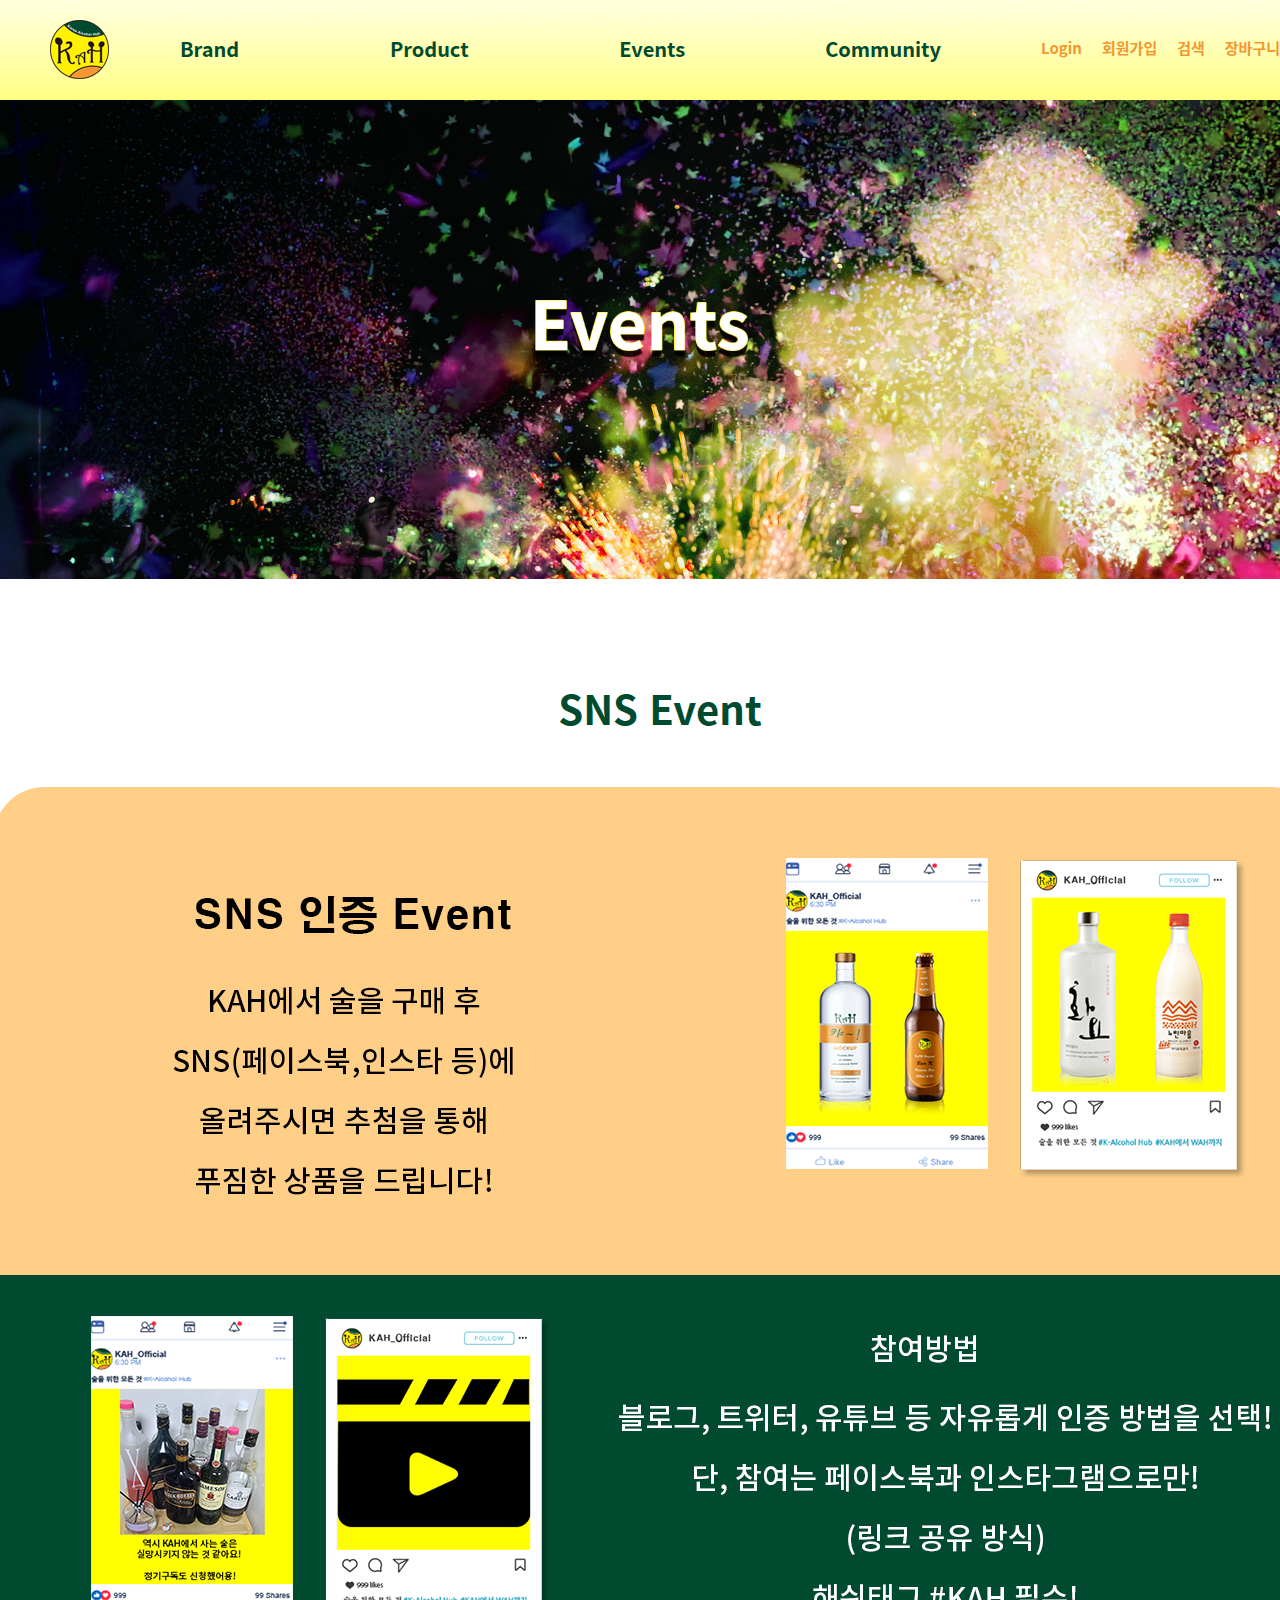
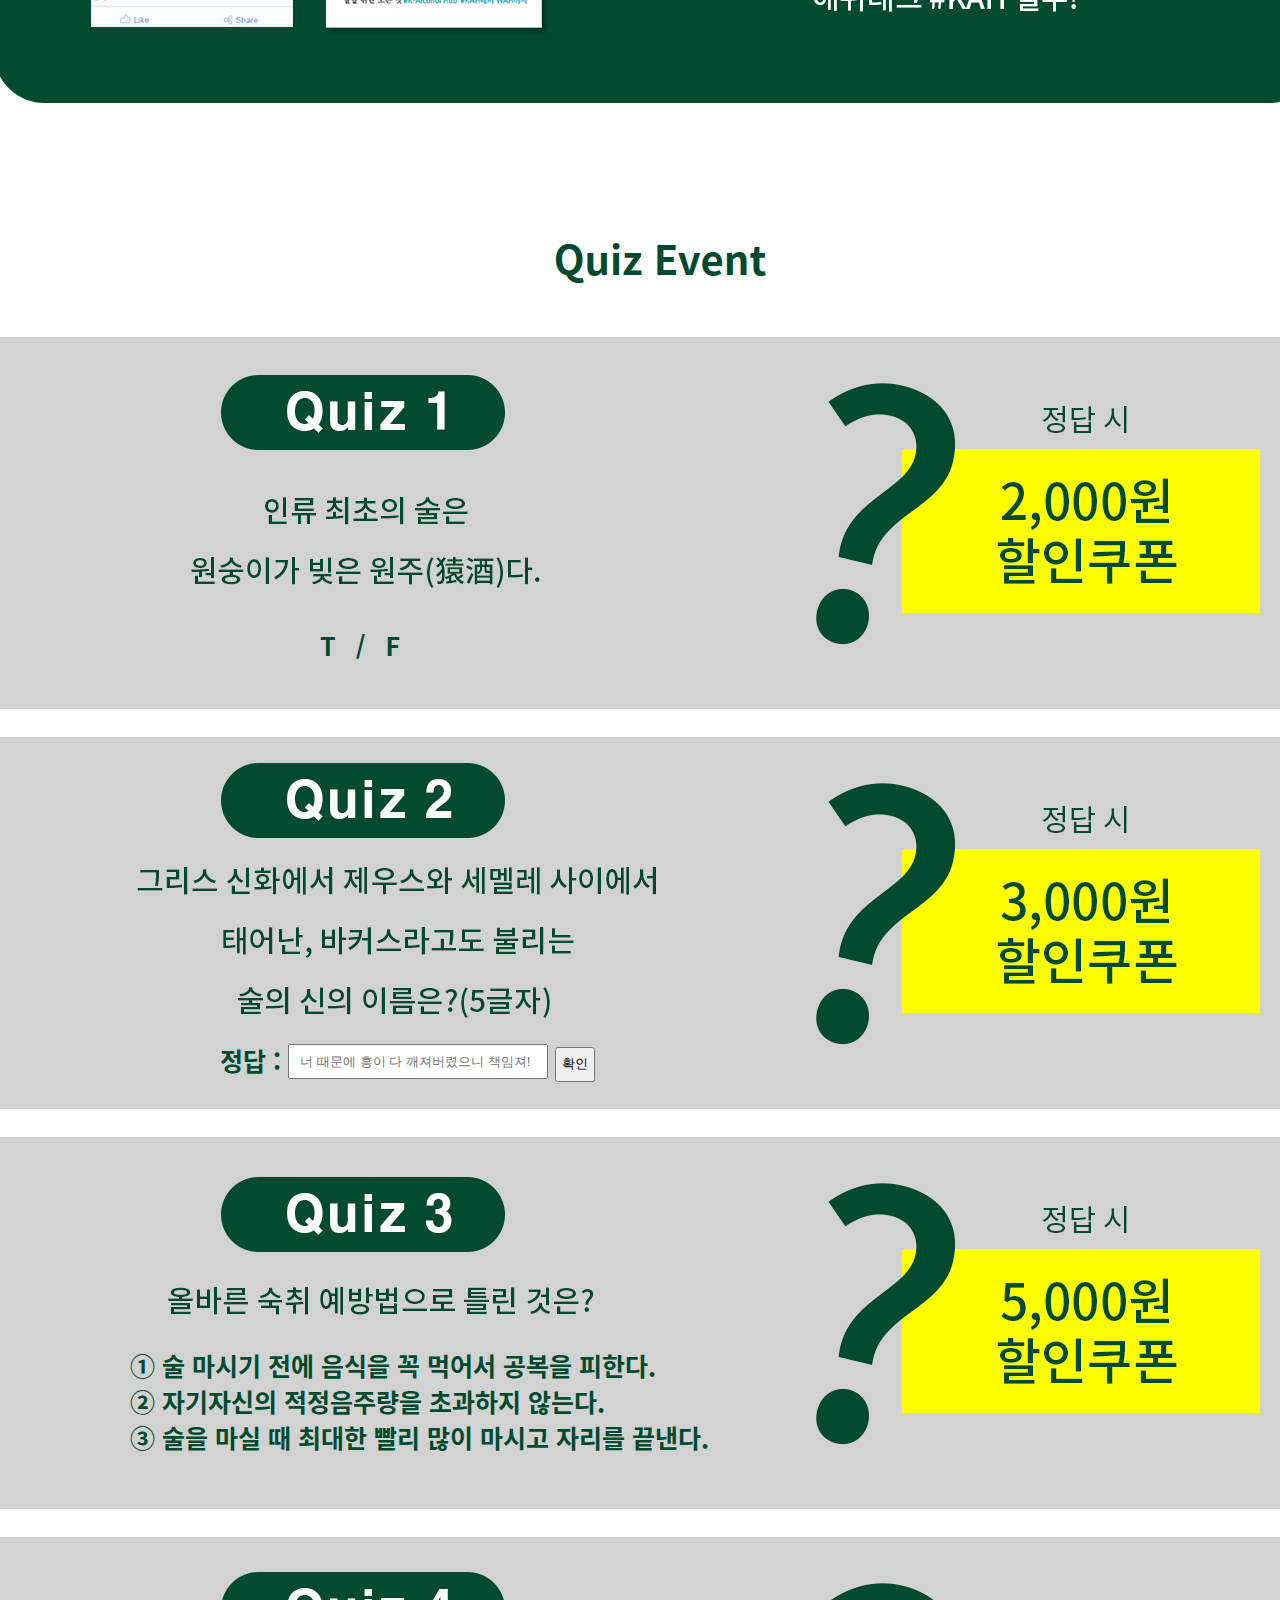
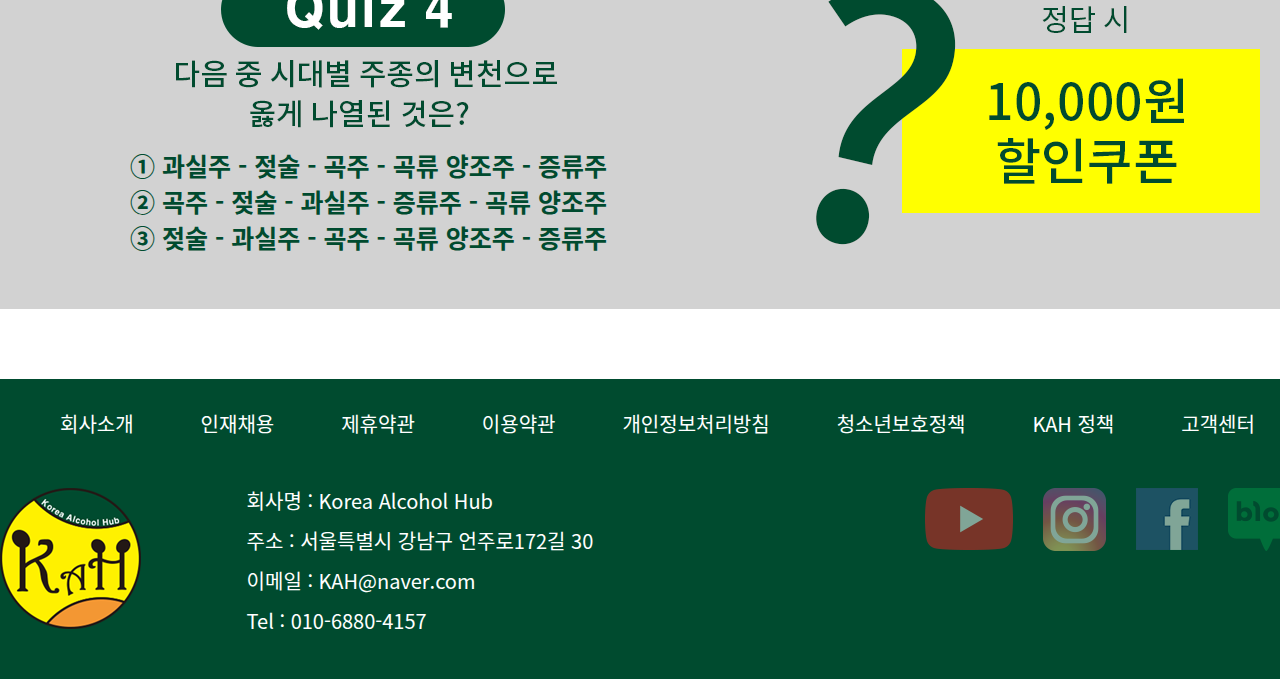
<file: index.html>
<!DOCTYPE html>
<html lang="ko">
<head>
    <meta charset="UTF-8">
    <meta http-equiv="X-UA-Compatible" content="IE=edge">
    <meta name="viewport" content="width=device-width, initial-scale=1.0">
    <meta name="viewport" content="width=1400px">
    <title>KAH_Events</title>
    <link rel="stylesheet" href="css/style.css"><!--css-->
    
    <script src="js/jquery-3.5.1.min.js"></script>
    <script src="js/scripts.js"></script>
</head>
<body>
    <header>
        <div class="header_inner">
            <a href="https://kwonyeongwoo.github.io/Korea-Alcohol-Hub/"><img src="images/logo.png" alt="홈" title="홈" class="logo"></a>
            <ul class="menu">
                <li><a href="https://kwonyeongwoo.github.io/Korea-Alcohol-Hub_sub1/">Brand</a>
                    <ul class="sub">
                        <li><a href="https://kwonyeongwoo.github.io/Korea-Alcohol-Hub_sub1/#Aboutus">About us</a></li>
                        <li><a href="https://kwonyeongwoo.github.io/Korea-Alcohol-Hub_sub1/#target">Target</a></li>
                        <li><a href="https://kwonyeongwoo.github.io/Korea-Alcohol-Hub_sub1/#swot">SWOT</a></li>
                        <li><a href="https://kwonyeongwoo.github.io/Korea-Alcohol-Hub_sub1/#comehere">오시는 길</a></li>
                    </ul>
                </li>
                <li class="product"><a href="https://kwonyeongwoo.github.io/Korea-Alcohol-Hub_sub2/">Product</a>
                    <ul class="sub">
                        <li><a href="https://kwonyeongwoo.github.io/Korea-Alcohol-Hub_sub2/#Alcoholon">Alcohol for Online</a></li>
                        <li><a href="https://kwonyeongwoo.github.io/Korea-Alcohol-Hub_sub2/#Alcoholoff">Alcohol for Offline</a></li>
                        <li><a href="https://kwonyeongwoo.github.io/Korea-Alcohol-Hub_sub2/#goods">Goods / with Alcohol</a></li>
                        <li><a href="https://kwonyeongwoo.github.io/Korea-Alcohol-Hub_sub2/#delivery">전통주 정기배송</a></li>
                    </ul>
                </li>
                <li><a href="https://kwonyeongwoo.github.io/Korea-Alcohol-Hub_sub3/">Events</a>
                    <ul class="sub">
                        <li><a href="https://kwonyeongwoo.github.io/Korea-Alcohol-Hub_sub3/#sns">SNS Event</a></li>
                        <li><a href="https://kwonyeongwoo.github.io/Korea-Alcohol-Hub_sub3/#quiz">Quiz Event</a></li>
                    </ul>
                </li>
                <li><a href="https://kwonyeongwoo.github.io/Korea-Alcohol-Hub_sub4/">Community</a>
                    <ul class="sub">
                        <li><a href="https://kwonyeongwoo.github.io/Korea-Alcohol-Hub_sub4/#notice">공지사항 / magazine</a></li>
                        <li><a href="https://kwonyeongwoo.github.io/Korea-Alcohol-Hub_sub4/#inform">정보게시판</a></li>
                        <li><a href="https://kwonyeongwoo.github.io/Korea-Alcohol-Hub_sub4/#after">후기게시판</a></li>
                        <li><a href="https://kwonyeongwoo.github.io/Korea-Alcohol-Hub_sub4/#qna">QnA 게시판</a></li>
                    </ul>
                </li>
            </ul>
            <ul class="headright">
                <li><a href="#">Login</a></li>
                <li><a href="#">회원가입</a></li>
                <li><a href="#">검색</a></li>
                <li><a href="#">장바구니</a></li>
            </ul>
        </div>
    </header>

    <div class="banner">
        <img src="images/sub3banner.png" alt="서브3배너" title="이벤트">
    </div>
    
    <div id="sns">
        <h2>SNS Event</h2>
        <img src="images/snsevent.png" alt="sns event" title="SNS 이벤트">
    </div>

    <script type="text/javascript">
		const answer = "디오니소스";
	
		window.onload = () => {
			document.getElementById("bt").onclick = () => {
				const value = document.getElementById("answer").value;
				if (value === answer) window.location.href = "#none", $("#popup3").fadeIn();
				else window.location.href = "#none", $("#popup4").fadeIn();
			};d
		};
	</script>

    <div id="quiz">
        <h2>Quiz Event</h2>
        <div class="quiz1">
            <ul>
                <li><a href="#none" class="true">T</a></li>
                <li> / </li>
                <li><a href="#none" class="false">F</a></li>
            </ul>
        </div>
        <div class="quiz2">
            <ul>
                <li><label for="answer">정답 : </label></li><li><input type="text" id="answer" placeholder="너 때문에 흥이 다 깨져버렸으니 책임져!" maxlength="5"></li><li><button id="bt">확인</button></li>
            </ul>
        </div>
        <div class="quiz3">
            <ul>
                <li><a href="#none" class="false3">① 술 마시기 전에 음식을 꼭 먹어서 공복을 피한다.</a></li>
                <li><a href="#none" class="false3">② 자기자신의 적정음주량을 초과하지 않는다.
                </a></li>
                <li><a href="#none" class="true3">③ 술을 마실 때 최대한 빨리 많이 마시고 자리를 끝낸다.</a></li>
            </ul>
        </div>
        <div class="quiz4">
            <ul>
                <li><a href="#none" class="true1">① 과실주 - 젖술 - 곡주 - 곡류 양조주 - 증류주</a></li>
                <li><a href="#none" class="false1">② 곡주 - 젖술 - 과실주 - 증류주 - 곡류 양조주</a></li>
                <li><a href="#none" class="false1">③ 젖술 - 과실주 - 곡주 - 곡류 양조주 - 증류주</a></li>
         </ul>
        </div>
    </div>

    <div class="popup1">
        <div class="quiz1answer">
            <p>정답입니다!</p>
            <img src="images/true.png" alt="true" title="정답">
            <p><a href="#none">CLOSE X</a></p>
        </div>
    </div>
    <div class="popup2">
        <div class="quiz1wrong">
            <p>오답입니다!</p>
            <img src="images/false.png" alt="false" title="오답">
            <p><a href="#none">CLOSE X</a></p>
        </div>
    </div>

    <div id="popup3">
        <div class="quiz2answer">
            <p>정답입니다!</p>
            <img src="images/true.png" alt="true" title="정답">
            <p><a href="#none">CLOSE X</a></p>
        </div>
    </div>
    <div id="popup4">
        <div class="quiz2wrong">
            <p>오답입니다!</p>
            <img src="images/false.png" alt="false" title="오답">
            <p><a href="#none">CLOSE X</a></p>
        </div>
    </div>

    <div class="popup5">
        <div class="quiz3answer">
            <p>정답입니다!</p>
            <img src="images/true.png" alt="true" title="정답">
            <p><a href="#none">CLOSE X</a></p>
        </div>
    </div>
    <div class="popup6">
        <div class="quiz3wrong">
            <p>오답입니다!</p>
            <img src="images/false.png" alt="false" title="오답">
            <p><a href="#none">CLOSE X</a></p>
        </div>
    </div>

    <div class="popup7">
        <div class="quiz4answer">
            <p>정답입니다!</p>
            <img src="images/true.png" alt="true" title="정답">
            <p><a href="#none">CLOSE X</a></p>
        </div>
    </div>
    <div class="popup8">
        <div class="quiz4wrong">
            <p>오답입니다!</p>
            <img src="images/false.png" alt="false" title="오답">
            <p><a href="#none">CLOSE X</a></p>
        </div>
    </div>

    <ul class="top smint">
        <li><a href="https://kwonyeongwoo.github.io/Korea-Alcohol-Hub_sub3/">Events</a></li>
        <li><a href="#sns">SNS Event</a></li>
        <li><a href="#quiz">Quiz Event</a></li>
    </ul>

    <footer>
        <div class="footin">
            <ul class="footup">
                <li><a href="#">회사소개</a></li>
                <li><a href="#">인재채용</a></li>
                <li><a href="#">제휴약관</a></li>
                <li><a href="#">이용약관</a></li>
                <li><a href="#">개인정보처리방침</a></li>
                <li><a href="#">청소년보호정책</a></li>
                <li><a href="#">KAH 정책</a></li>
                <li><a href="#">고객센터</a></li>
            </ul>
            <ul class="footright">
                <li><a href="#"><img src="images/youtube.png" alt="유튜브" title="유튜브"></a></li>
                <li><a href="#"><img src="images/instagram.png" alt="인스타" title="인스타"></a></li>
                <li><a href="#"><img src="images/facebook.png" alt="페이스북" title="페이스북"></a></li>
                <li><a href="#"><img src="images/naver blog.png" alt="네이버 블로그" title="네이버 블로그"></a></li>
            </ul>
            <a href="https://kwonyeongwoo.github.io/Korea-Alcohol-Hub/" class="footlogo"><img src="images/footsymbol.png" alt="로고" title="홈"></a>
            <p>회사명 : Korea Alcohol Hub
            <br>주소 : 서울특별시 강남구 언주로172길 30
            <br>이메일 : KAH@naver.com
            <br>Tel : 010-6880-4157
            </p>
        </div>
    </footer>
</body>
</html>
</file>
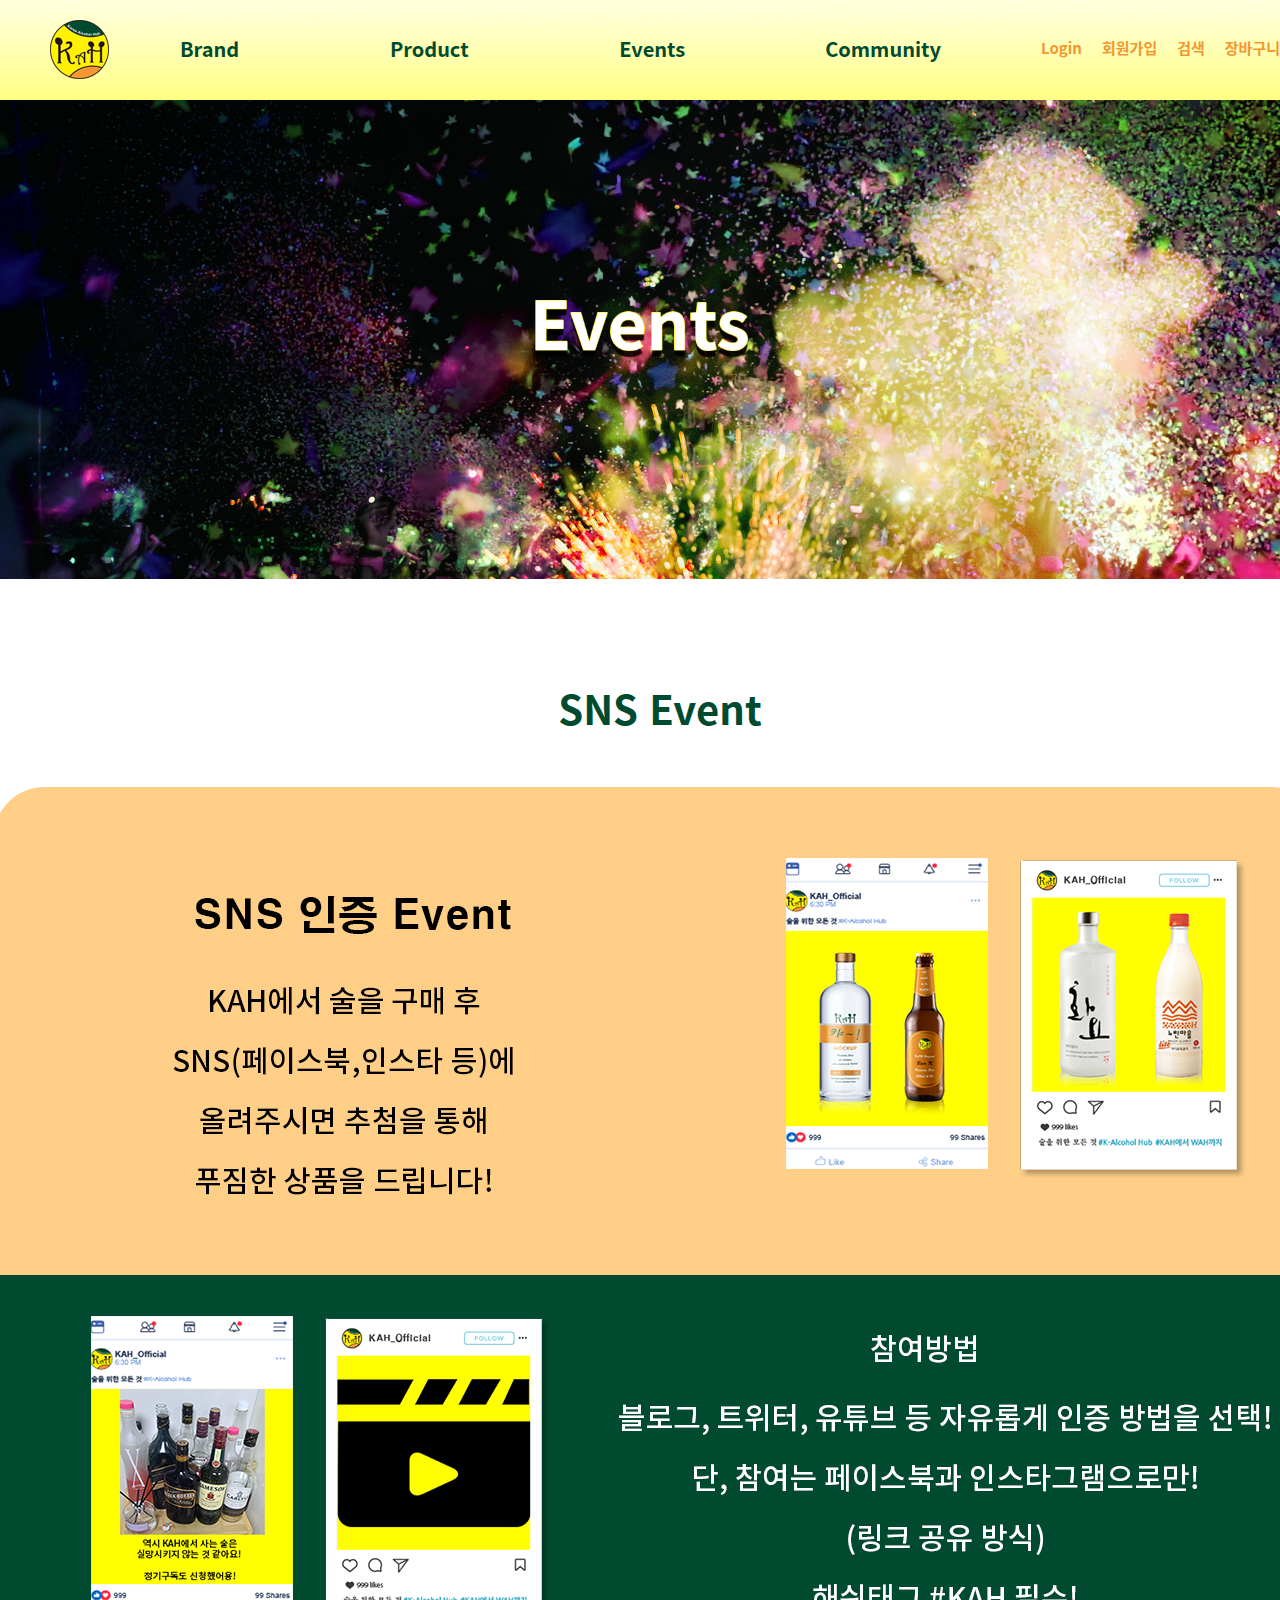
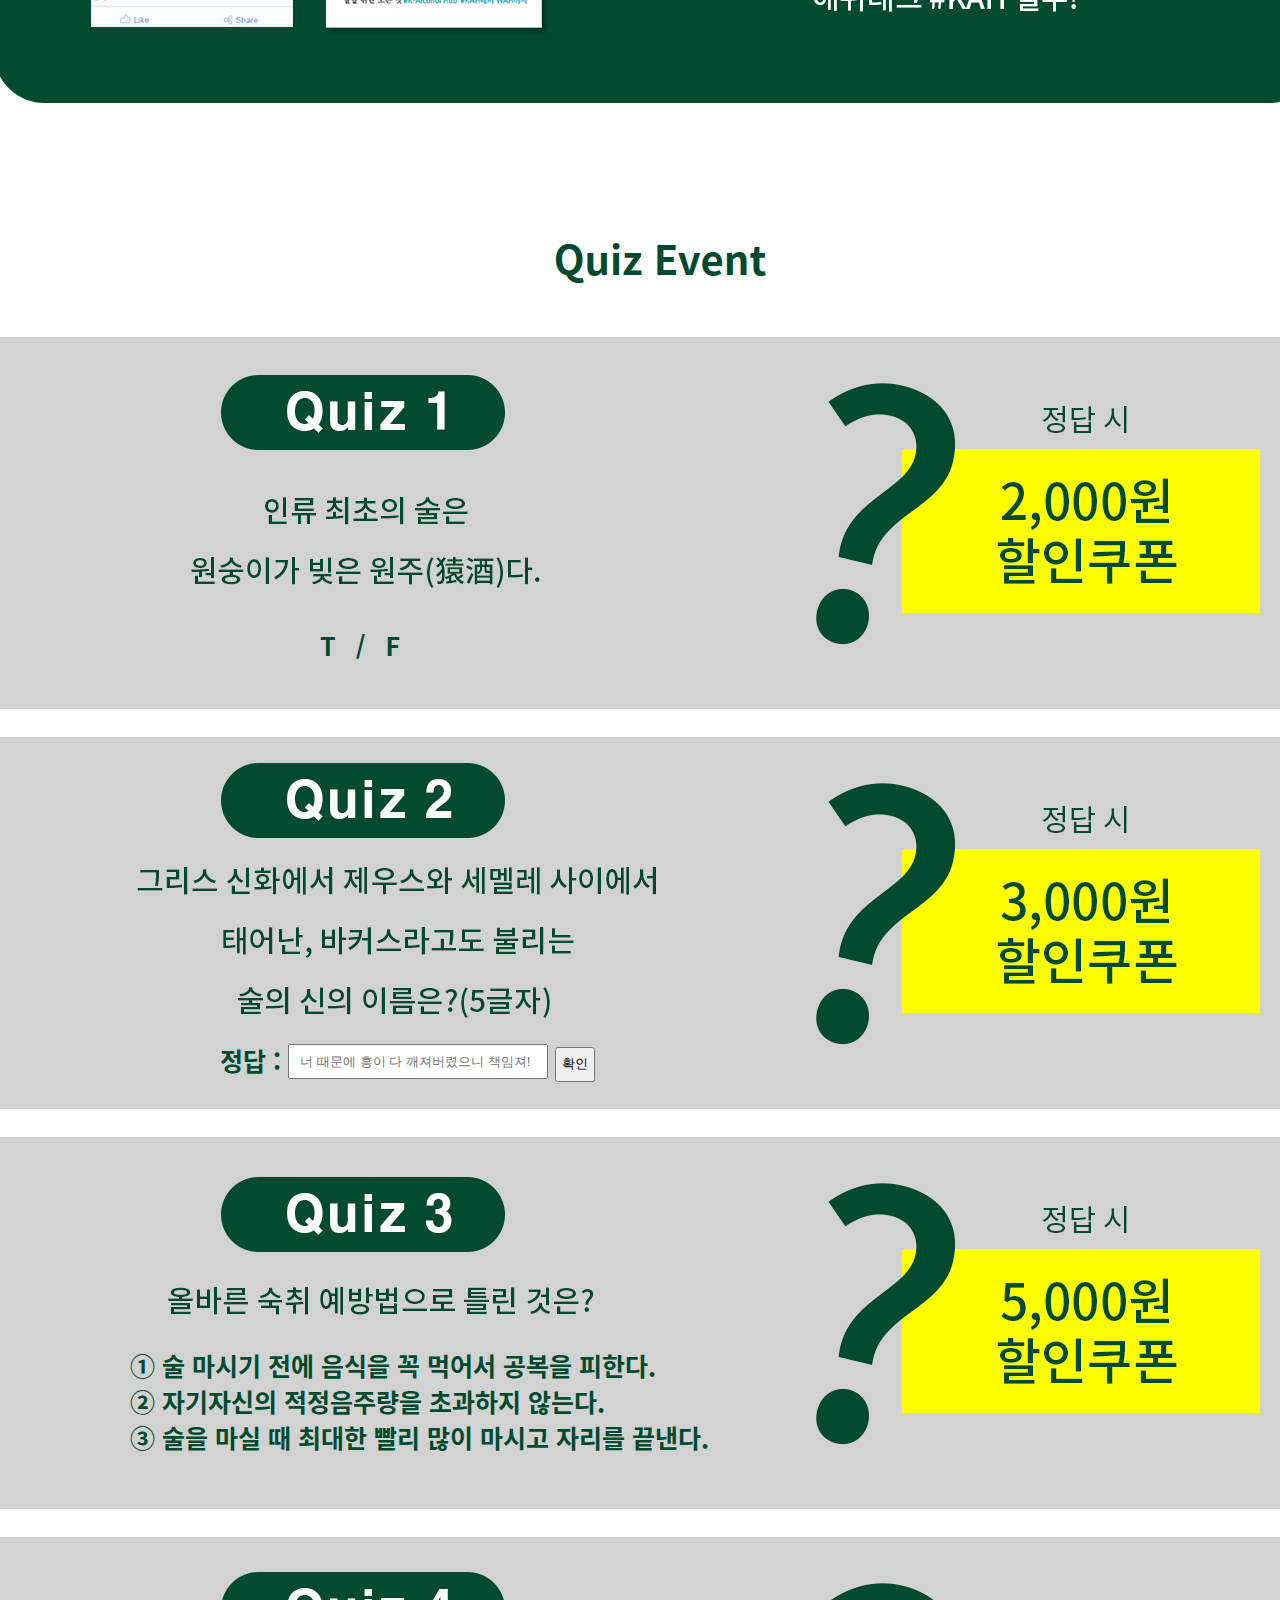
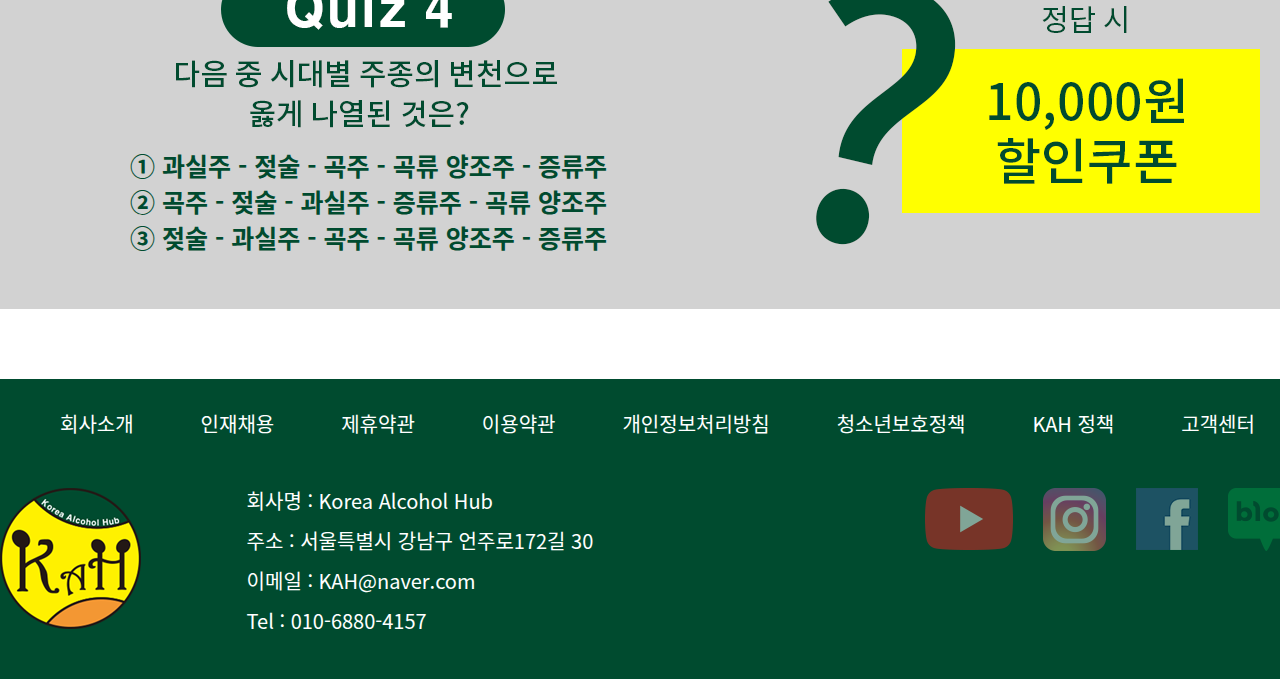
<file: sub3.html>
<!DOCTYPE html>
<html lang="ko">
<head>
    <meta charset="UTF-8">
    <meta http-equiv="X-UA-Compatible" content="IE=edge">
    <meta name="viewport" content="width=device-width, initial-scale=1.0">
    <meta name="viewport" content="width=1400px">
    <title>KAH_Events</title>
    <link rel="stylesheet" href="css/style.css"><!--css-->
    
    <script src="js/jquery-3.5.1.min.js"></script>
    <script src="js/scripts.js"></script>
</head>
<body>
    <header>
        <div class="header_inner">
            <a href="file:///D:/%EA%B6%8C%EC%98%81%EC%9A%B0/%EC%BD%94%EB%94%A9/KAH%20%EC%BD%94%EB%94%A9/brand/index.html"><img src="images/logo.png" alt="홈" title="홈" class="logo"></a>
            <ul class="menu">
                <li><a href="file:///D:/%EA%B6%8C%EC%98%81%EC%9A%B0/%EC%BD%94%EB%94%A9/KAH%20%EC%BD%94%EB%94%A9/brand_sub01/sub1.html">Brand</a>
                    <ul class="sub">
                        <li><a href="file:///D:/%EA%B6%8C%EC%98%81%EC%9A%B0/%EC%BD%94%EB%94%A9/KAH%20%EC%BD%94%EB%94%A9/brand_sub01/sub1.html#Aboutus">About us</a></li>
                        <li><a href="file:///D:/%EA%B6%8C%EC%98%81%EC%9A%B0/%EC%BD%94%EB%94%A9/KAH%20%EC%BD%94%EB%94%A9/brand_sub01/sub1.html#target">Target</a></li>
                        <li><a href="file:///D:/%EA%B6%8C%EC%98%81%EC%9A%B0/%EC%BD%94%EB%94%A9/KAH%20%EC%BD%94%EB%94%A9/brand_sub01/sub1.html#swot">SWOT</a></li>
                        <li><a href="file:///D:/%EA%B6%8C%EC%98%81%EC%9A%B0/%EC%BD%94%EB%94%A9/KAH%20%EC%BD%94%EB%94%A9/brand_sub01/sub1.html#comehere">오시는 길</a></li>
                    </ul>
                </li>
                <li class="product"><a href="file:///D:/%EA%B6%8C%EC%98%81%EC%9A%B0/%EC%BD%94%EB%94%A9/KAH%20%EC%BD%94%EB%94%A9/brand_sub02/sub2.html">Product</a>
                    <ul class="sub">
                        <li><a href="file:///D:/%EA%B6%8C%EC%98%81%EC%9A%B0/%EC%BD%94%EB%94%A9/KAH%20%EC%BD%94%EB%94%A9/brand_sub02/sub2.html#Alcoholon">Alcohol for Online</a></li>
                        <li><a href="file:///D:/%EA%B6%8C%EC%98%81%EC%9A%B0/%EC%BD%94%EB%94%A9/KAH%20%EC%BD%94%EB%94%A9/brand_sub02/sub2.html#Alcoholoff">Alcohol for Offline</a></li>
                        <li><a href="file:///D:/%EA%B6%8C%EC%98%81%EC%9A%B0/%EC%BD%94%EB%94%A9/KAH%20%EC%BD%94%EB%94%A9/brand_sub02/sub2.html#goods">Goods / with Alcohol</a></li>
                        <li><a href="file:///D:/%EA%B6%8C%EC%98%81%EC%9A%B0/%EC%BD%94%EB%94%A9/KAH%20%EC%BD%94%EB%94%A9/brand_sub02/sub2.html#delivery">전통주 정기배송</a></li>
                    </ul>
                </li>
                <li><a href="file:///D:/%EA%B6%8C%EC%98%81%EC%9A%B0/%EC%BD%94%EB%94%A9/KAH%20%EC%BD%94%EB%94%A9/brand_sub03/sub3.html">Events</a>
                    <ul class="sub">
                        <li><a href="file:///D:/%EA%B6%8C%EC%98%81%EC%9A%B0/%EC%BD%94%EB%94%A9/KAH%20%EC%BD%94%EB%94%A9/brand_sub03/sub3.html#sns">SNS Event</a></li>
                        <li><a href="file:///D:/%EA%B6%8C%EC%98%81%EC%9A%B0/%EC%BD%94%EB%94%A9/KAH%20%EC%BD%94%EB%94%A9/brand_sub03/sub3.html#quiz">Quiz Event</a></li>
                    </ul>
                </li>
                <li><a href="file:///D:/%EA%B6%8C%EC%98%81%EC%9A%B0/%EC%BD%94%EB%94%A9/KAH%20%EC%BD%94%EB%94%A9/brand_sub04/sub4.html">Community</a>
                    <ul class="sub">
                        <li><a href="file:///D:/%EA%B6%8C%EC%98%81%EC%9A%B0/%EC%BD%94%EB%94%A9/KAH%20%EC%BD%94%EB%94%A9/brand_sub04/sub4.html#notice">공지사항 / magazine</a></li>
                        <li><a href="file:///D:/%EA%B6%8C%EC%98%81%EC%9A%B0/%EC%BD%94%EB%94%A9/KAH%20%EC%BD%94%EB%94%A9/brand_sub04/sub4.html#inform">정보게시판</a></li>
                        <li><a href="file:///D:/%EA%B6%8C%EC%98%81%EC%9A%B0/%EC%BD%94%EB%94%A9/KAH%20%EC%BD%94%EB%94%A9/brand_sub04/sub4.html#after">후기게시판</a></li>
                        <li><a href="file:///D:/%EA%B6%8C%EC%98%81%EC%9A%B0/%EC%BD%94%EB%94%A9/KAH%20%EC%BD%94%EB%94%A9/brand_sub04/sub4.html#qna">QnA 게시판</a></li>
                    </ul>
                </li>
            </ul>
            <ul class="headright">
                <li><a href="#">Login</a></li>
                <li><a href="#">회원가입</a></li>
                <li><a href="#">검색</a></li>
                <li><a href="#">장바구니</a></li>
            </ul>
        </div>
    </header>

    <div class="banner">
        <img src="images/sub3banner.png" alt="서브3배너" title="이벤트">
    </div>
    
    <div id="sns">
        <h2>SNS Event</h2>
        <img src="images/snsevent.png" alt="sns event" title="SNS 이벤트">
    </div>

    <script type="text/javascript">
		const answer = "디오니소스";
	
		window.onload = () => {
			document.getElementById("bt").onclick = () => {
				const value = document.getElementById("answer").value;
				if (value === answer) window.location.href = "#none", $("#popup3").fadeIn();
				else window.location.href = "#none", $("#popup4").fadeIn();
			};d
		};
	</script>

    <div id="quiz">
        <h2>Quiz Event</h2>
        <div class="quiz1">
            <ul>
                <li><a href="#none" class="true">T</a></li>
                <li> / </li>
                <li><a href="#none" class="false">F</a></li>
            </ul>
        </div>
        <div class="quiz2">
            <ul>
                <li><label for="answer">정답 : </label></li><li><input type="text" id="answer" placeholder="너 때문에 흥이 다 깨져버렸으니 책임져!" maxlength="5"></li><li><button id="bt">확인</button></li>
            </ul>
        </div>
        <div class="quiz3">
            <ul>
                <li><a href="#none" class="false3">① 술 마시기 전에 음식을 꼭 먹어서 공복을 피한다.</a></li>
                <li><a href="#none" class="false3">② 자기자신의 적정음주량을 초과하지 않는다.
                </a></li>
                <li><a href="#none" class="true3">③ 술을 마실 때 최대한 빨리 많이 마시고 자리를 끝낸다.</a></li>
            </ul>
        </div>
        <div class="quiz4">
            <ul>
                <li><a href="#none" class="true1">① 과실주 - 젖술 - 곡주 - 곡류 양조주 - 증류주</a></li>
                <li><a href="#none" class="false1">② 곡주 - 젖술 - 과실주 - 증류주 - 곡류 양조주</a></li>
                <li><a href="#none" class="false1">③ 젖술 - 과실주 - 곡주 - 곡류 양조주 - 증류주</a></li>
         </ul>
        </div>
    </div>

    <div class="popup1">
        <div class="quiz1answer">
            <p>정답입니다!</p>
            <img src="images/true.png" alt="true" title="정답">
            <p><a href="#none">CLOSE X</a></p>
        </div>
    </div>
    <div class="popup2">
        <div class="quiz1wrong">
            <p>오답입니다!</p>
            <img src="images/false.png" alt="false" title="오답">
            <p><a href="#none">CLOSE X</a></p>
        </div>
    </div>

    <div id="popup3">
        <div class="quiz2answer">
            <p>정답입니다!</p>
            <img src="images/true.png" alt="true" title="정답">
            <p><a href="#none">CLOSE X</a></p>
        </div>
    </div>
    <div id="popup4">
        <div class="quiz2wrong">
            <p>오답입니다!</p>
            <img src="images/false.png" alt="false" title="오답">
            <p><a href="#none">CLOSE X</a></p>
        </div>
    </div>

    <div class="popup5">
        <div class="quiz3answer">
            <p>정답입니다!</p>
            <img src="images/true.png" alt="true" title="정답">
            <p><a href="#none">CLOSE X</a></p>
        </div>
    </div>
    <div class="popup6">
        <div class="quiz3wrong">
            <p>오답입니다!</p>
            <img src="images/false.png" alt="false" title="오답">
            <p><a href="#none">CLOSE X</a></p>
        </div>
    </div>

    <div class="popup7">
        <div class="quiz4answer">
            <p>정답입니다!</p>
            <img src="images/true.png" alt="true" title="정답">
            <p><a href="#none">CLOSE X</a></p>
        </div>
    </div>
    <div class="popup8">
        <div class="quiz4wrong">
            <p>오답입니다!</p>
            <img src="images/false.png" alt="false" title="오답">
            <p><a href="#none">CLOSE X</a></p>
        </div>
    </div>

    <ul class="top smint">
        <li><a href="file:///D:/%EA%B6%8C%EC%98%81%EC%9A%B0/%EC%BD%94%EB%94%A9/KAH%20%EC%BD%94%EB%94%A9/brand_sub03/sub3.html">Events</a></li>
        <li><a href="#sns">SNS Event</a></li>
        <li><a href="#quiz">Quiz Event</a></li>
    </ul>

    <footer>
        <div class="footin">
            <ul class="footup">
                <li><a href="#">회사소개</a></li>
                <li><a href="#">인재채용</a></li>
                <li><a href="#">제휴약관</a></li>
                <li><a href="#">이용약관</a></li>
                <li><a href="#">개인정보처리방침</a></li>
                <li><a href="#">청소년보호정책</a></li>
                <li><a href="#">KAH 정책</a></li>
                <li><a href="#">고객센터</a></li>
            </ul>
            <ul class="footright">
                <li><a href="#"><img src="images/youtube.png" alt="유튜브" title="유튜브"></a></li>
                <li><a href="#"><img src="images/instagram.png" alt="인스타" title="인스타"></a></li>
                <li><a href="#"><img src="images/facebook.png" alt="페이스북" title="페이스북"></a></li>
                <li><a href="#"><img src="images/naver blog.png" alt="네이버 블로그" title="네이버 블로그"></a></li>
            </ul>
            <a href="file:///D:/%EA%B6%8C%EC%98%81%EC%9A%B0/%EC%BD%94%EB%94%A9/KAH%20%EC%BD%94%EB%94%A9/brand/index.html" class="footlogo"><img src="images/footsymbol.png" alt="로고" title="홈"></a>
            <p>회사명 : Korea Alcohol Hub
            <br>주소 : 서울특별시 강남구 언주로172길 30
            <br>이메일 : KAH@naver.com
            <br>Tel : 010-6880-4157
            </p>
        </div>
    </footer>
</body>
</html>
</file>
<file: css/style.css>
*{margin:0; padding:0;}
body{font-family:"Noto Sans CJK KR";}
ul{list-style:none;}
a{text-decoration:none; color:#000;}

header{width:100%; height:100px; background:url(../images/header\ bg.png);}
.header_inner{width:1320px; height:100px; margin:0 auto; position:relative;}
.logo{position:absolute; top:20px; left:50px;}
.menu{margin:10px; position:absolute; top:14px; left:100px; z-index:50;}
.menu>li{float:left; margin:0px 40px;}
.menu>li>a{display:block; padding:10px 30px; color:#004b2f; font-weight:bold; text-align:center; font-size:20px;}
.menu li a:hover{background-color:gold;}
.product{width:160px;}

.sub{width:100%; display:none; margin-top:27px;}
.sub li{background-color:rgb(255, 255, 126); border-bottom:solid 1px #ccc;}
.sub li a{display:block; padding:10px 0; text-align:center; z-index:99;}
.sub li a:hover{background-color:gold;}

.headright{margin:10px; position:absolute; top:27px; right:20px; z-index:75;}
.headright li{float:left; margin:0px 10px;}
.headright li a{font-size:15px; font-weight:bold; color:#f39733; display:block;}

.banner{width:100%;}
.banner img{width:100%; z-index:2; display:block;}

#sns{width:1320px; height:1050px; margin:100px auto;}
#sns h2{text-align:center; color:#004b2f; font-size:40px; margin-bottom:50px;}

#quiz{width:1320px; height:1600px; margin:0px auto;}
#quiz h2{text-align:center; color:#004b2f; font-size:40px; margin-bottom:50px;}

.quiz1{background:url(../images/quiz1.png) no-repeat 0 0; height:400px;}
.quiz2{background:url(../images/quiz2.png) no-repeat 0 0; height:400px;}
.quiz3{background:url(../images/quiz3.png) no-repeat 0 0; height:400px;}
.quiz4{background:url(../images/quiz4.png) no-repeat 0 0; height:400px;}

.quiz1 li a, .quiz1 li{color:#004b2f; font-size:25px; font-weight:700;}
.quiz1 li{float:left; padding:10px;}
.quiz1 ul{margin-left:310px; padding-top:280px;}
.quiz1 li a:hover{color:gold;}

.quiz2 li{color:#004b2f; font-size:25px; font-weight:700; float:left;}
.quiz2 ul{margin-left:220px; padding-top:300px;}
.quiz2 ul li:nth-child(1){margin:5px 7px 0 0;}
.quiz2 ul li:nth-child(3){margin:2px 0 0 7px;}
input{padding:10px; width:260px; height:35px; box-sizing:border-box;}
button{padding:5px; height:35px;}

.quiz3 li a{color:#004b2f; font-size:25px; font-weight:700;}
.quiz3 ul{margin-left:130px; padding-top:210px;}
.quiz3 li a:hover{color:gold;}

.quiz4 li a{color:#004b2f; font-size:25px; font-weight:700;}
.quiz4 ul{margin-left:130px; padding-top:210px;}
.quiz4 li a:hover{color:gold;}

.popup1{width:100%; height:100%; display:none; position:absolute; top:1900px; left:0; background-color:rgba(0,0,0,0.2);}
.quiz1answer{width:350px; height:350px; position:absolute; top:50%; left:50%; transform:translate(-50%,-50%);}
.popup1 img{display:block; margin-left:50px;}
.popup1 p{color:#004b2f; font-size:50px; font-weight:700; text-align:center;}
.popup1 a{color:white; display:block; font-size:20px; text-align:center; margin-top:20px;}

.popup2{width:100%; height:100%; display:none; position:absolute; top:1900px; left:0; background-color:rgba(0,0,0,0.2);}
.quiz1wrong{width:350px; height:350px; position:absolute; top:50%; left:50%; transform:translate(-50%,-50%);}
.popup2 img{display:block; margin-left:50px;}
.popup2 p{color:red; font-size:50px; font-weight:700; text-align:center;}
.popup2 a{color:white; display:block; font-size:20px; text-align:center; margin-top:20px;}

#popup3{width:100%; height:100%; display:none; position:absolute; top:2300px; left:0; background-color:rgba(0,0,0,0.2);}
.quiz2answer{width:350px; height:350px; position:absolute; top:50%; left:50%; transform:translate(-50%,-50%);}
#popup3 img{display:block; margin-left:50px;}
#popup3 p{color:#004b2f; font-size:50px; font-weight:700; text-align:center;}
#popup3 a{color:white; display:block; font-size:20px; text-align:center; margin-top:20px;}

#popup4{width:100%; height:100%; display:none; position:absolute; top:2300px; left:0; background-color:rgba(0,0,0,0.2);}
.quiz2wrong{width:350px; height:350px; position:absolute; top:50%; left:50%; transform:translate(-50%,-50%);}
#popup4 img{display:block; margin-left:50px;}
#popup4 p{color:red; font-size:50px; font-weight:700; text-align:center;}
#popup4 a{color:white; display:block; font-size:20px; text-align:center; margin-top:20px;}

.popup5{width:100%; height:100%; display:none; position:absolute; top:2670px; left:0; background-color:rgba(0,0,0,0.2);}
.quiz3answer{width:350px; height:350px; position:absolute; top:50%; left:50%; transform:translate(-50%,-50%);}
.popup5 img{display:block; margin-left:50px;}
.popup5 p{color:#004b2f; font-size:50px; font-weight:700; text-align:center;}
.popup5 a{color:white; display:block; font-size:20px; text-align:center; margin-top:20px;}

.popup6{width:100%; height:100%; display:none; position:absolute; top:2670px; left:0; background-color:rgba(0,0,0,0.2);}
.quiz3wrong{width:350px; height:350px; position:absolute; top:50%; left:50%; transform:translate(-50%,-50%);}
.popup6 img{display:block; margin-left:50px;}
.popup6 p{color:red; font-size:50px; font-weight:700; text-align:center;}
.popup6 a{color:white; display:block; font-size:20px; text-align:center; margin-top:20px;}

.popup7{width:100%; height:100%; display:none; position:absolute; top:3070px; left:0; background-color:rgba(0,0,0,0.2);}
.quiz4answer{width:350px; height:350px; position:absolute; top:50%; left:50%; transform:translate(-50%,-50%);}
.popup7 img{display:block; margin-left:50px;}
.popup7 p{color:#004b2f; font-size:50px; font-weight:700; text-align:center;}
.popup7 a{color:white; display:block; font-size:20px; text-align:center; margin-top:20px;}

.popup8{width:100%; height:100%; display:none; position:absolute; top:3070px; left:0; background-color:rgba(0,0,0,0.2);}
.quiz4wrong{width:350px; height:350px; position:absolute; top:50%; left:50%; transform:translate(-50%,-50%);}
.popup8 img{display:block; margin-left:50px;}
.popup8 p{color:red; font-size:50px; font-weight:700; text-align:center;}
.popup8 a{color:white; display:block; font-size:20px; text-align:center; margin-top:20px;}

.top{position:fixed; bottom:400px; right:130px; display:none; text-align:center; border:1px solid #ccc; padding:10px 10px; background-color:rgb(255, 255, 126); color:#004b2f; font-size:30px; font-weight:bold; border-radius:30px;}
.top li a{color:#004b2f; font-size:20px; font-weight:600;}
.top li a:hover{color:gold;}
.top li:nth-child(1) a{font-size:30px;}

footer{margin-top:150px; width:100%; height:300px; background-color:#004b2f; font-size:20px; color:white;}
.footin{width:1320px; margin:0 auto; height:300px;}
.footup li{float:left; margin-top:30px; margin-left:60px; text-align:center;}
.footup li a{color:white; padding-right:7px; font-size:20px; display:block;}
.footup li a:hover{color:gold;}
.footright{float:right;}
.footright li{float:left; margin-top:50px; opacity:0.5; padding:0px 10px;}
.footright li:hover{opacity:1;}
.footright li a{padding:0 5px; display:block;}
.footin p{color:white; margin-left:100px; width:400px; clear:both; line-height:40px; display:inline-block;}
.footlogo img{margin-top:50px;}
</file>
